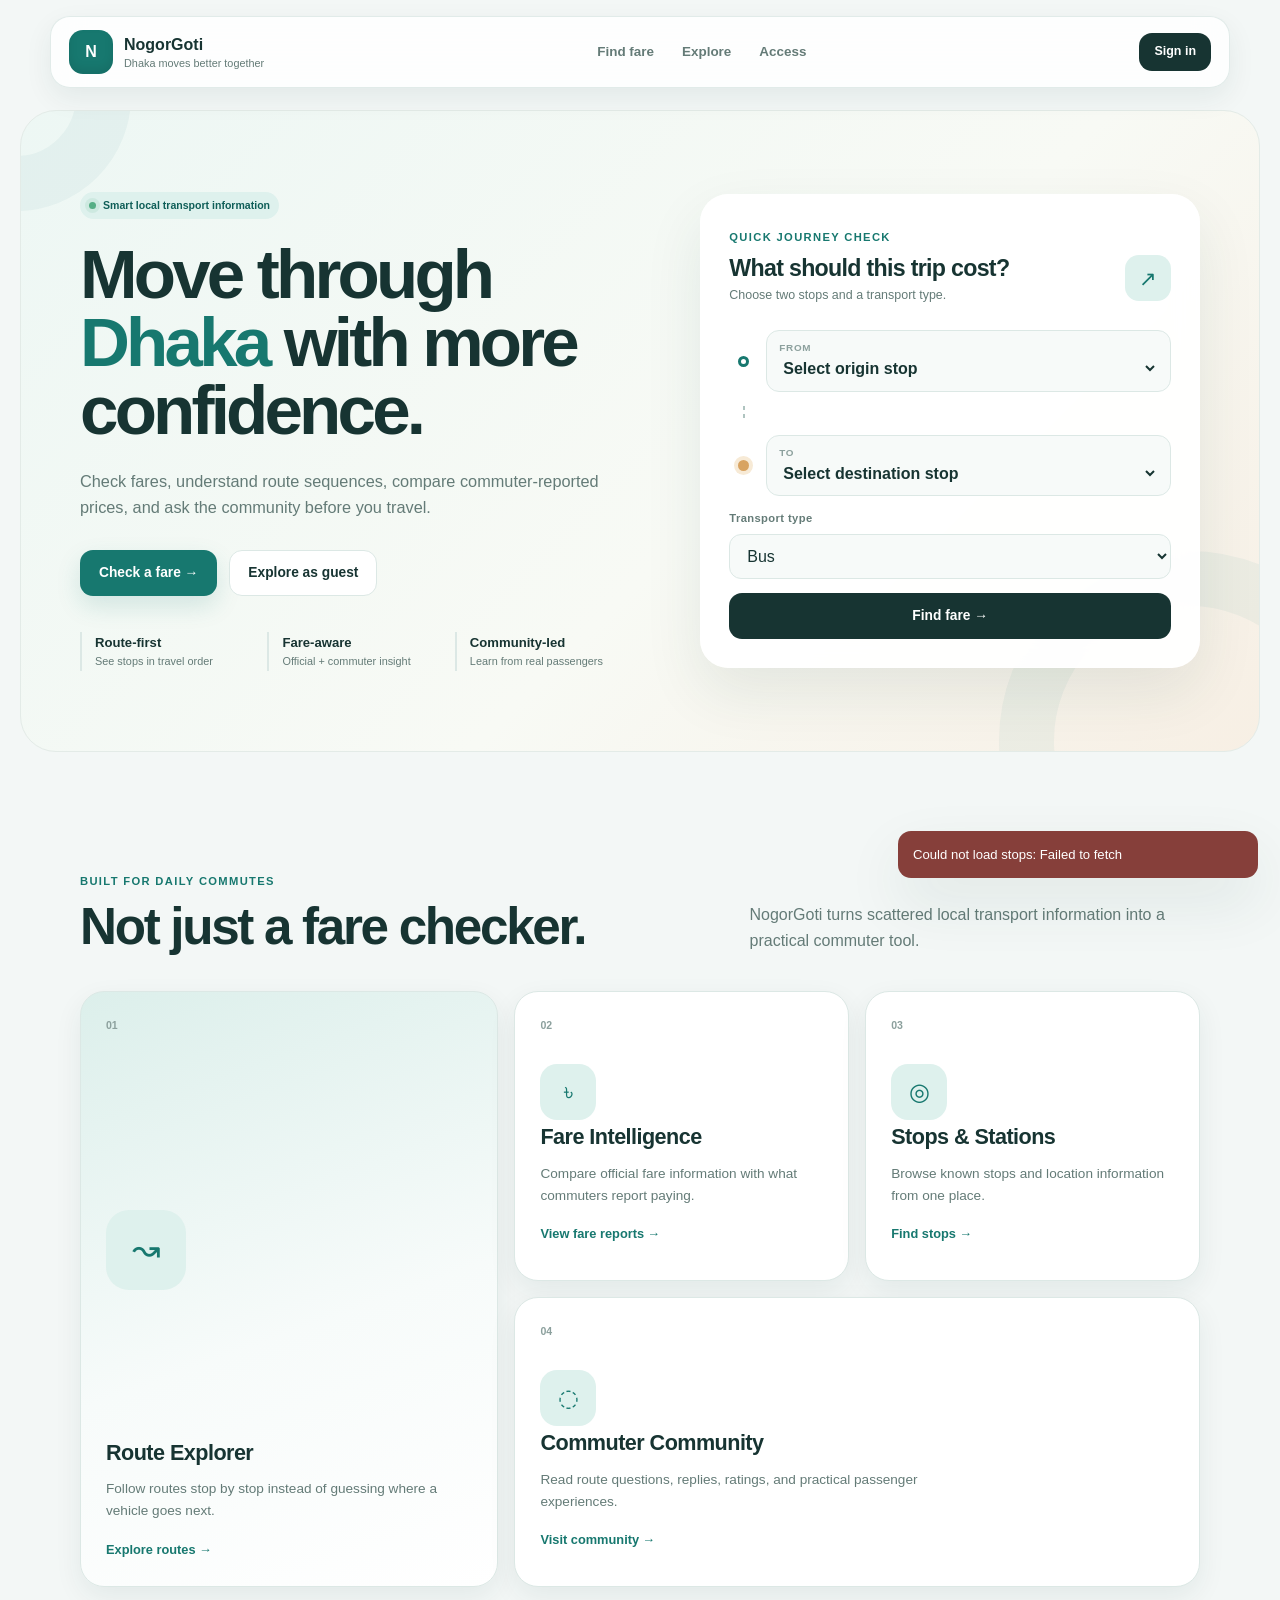
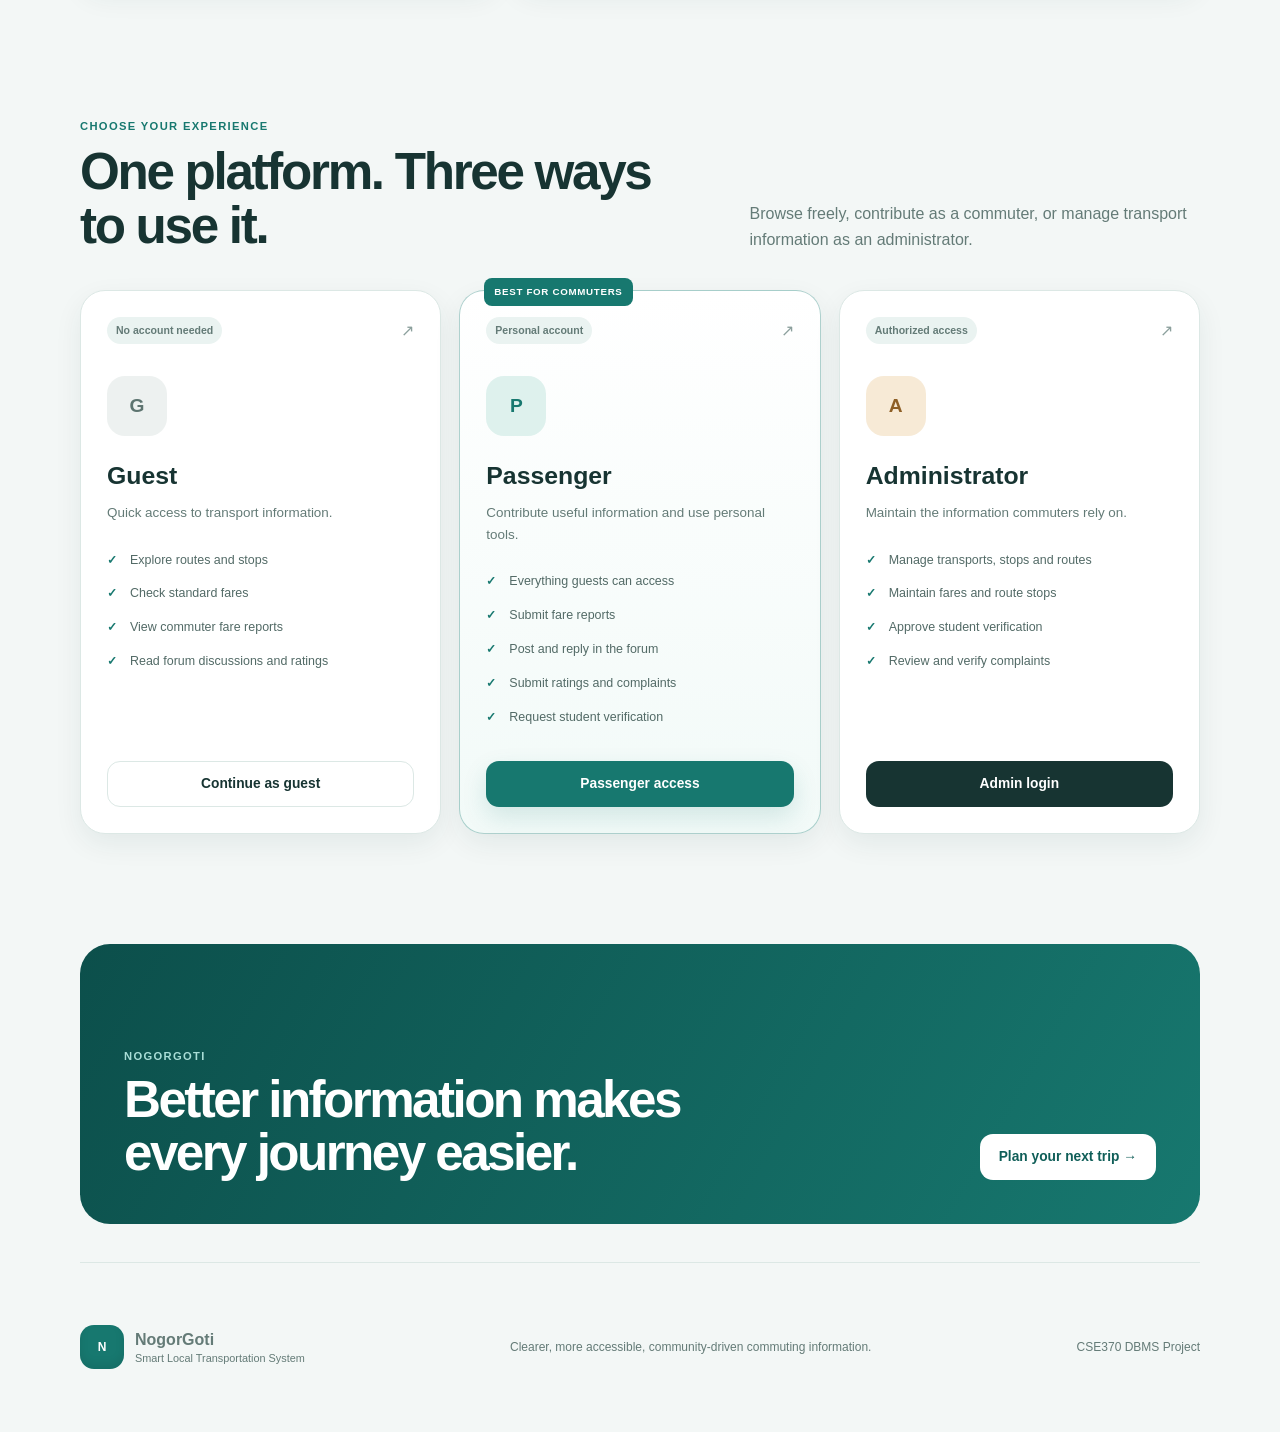
<file: frontend/index.html>
<!DOCTYPE html>
<html lang="en">
<head>
  <meta charset="UTF-8"><meta name="viewport" content="width=device-width,initial-scale=1.0">
  <title>NogorGoti | Move Smarter Through Dhaka</title>
  <link rel="stylesheet" href="css/global.css"><link rel="stylesheet" href="css/home.css">
</head>
<body>
<header class="topbar floating-topbar">
  <a class="brand" href="index.html"><span class="brand-mark">N</span><span><strong>NogorGoti</strong><small>Dhaka moves better together</small></span></a>
  <nav class="desktop-nav"><a href="#fare-search">Find fare</a><a href="#features">Explore</a><a href="#access">Access</a></nav>
  <a class="btn btn-dark btn-small" href="login.html?role=PASSENGER">Sign in</a>
</header>
<main>
<section class="home-hero">
  <div class="transit-orbit orbit-one"></div><div class="transit-orbit orbit-two"></div>
  <div class="hero-grid">
    <div class="hero-copy">
      <span class="pill pill-soft"><span class="status-dot"></span> Smart local transport information</span>
      <h1>Move through <em>Dhaka</em> with more confidence.</h1>
      <p>Check fares, understand route sequences, compare commuter-reported prices, and ask the community before you travel.</p>
      <div class="hero-actions"><a class="btn btn-primary" href="#fare-search">Check a fare →</a><a class="btn btn-ghost" href="guest.html">Explore as guest</a></div>
      <div class="mini-proof"><div><strong>Route-first</strong><span>See stops in travel order</span></div><div><strong>Fare-aware</strong><span>Official + commuter insight</span></div><div><strong>Community-led</strong><span>Learn from real passengers</span></div></div>
    </div>
    <section class="fare-card" id="fare-search">
      <span class="section-kicker">QUICK JOURNEY CHECK</span>
      <div class="fare-card-heading"><div><h2>What should this trip cost?</h2><p>Choose two stops and a transport type.</p></div><span class="route-glyph">↗</span></div>
      <form id="homeFareForm" class="stack-form">
        <label class="journey-input"><span class="journey-node start"></span><span><small>FROM</small><select id="homeOrigin" required><option value="">Select origin stop</option></select></span></label>
        <div class="journey-thread"></div>
        <label class="journey-input"><span class="journey-node end"></span><span><small>TO</small><select id="homeDestination" required><option value="">Select destination stop</option></select></span></label>
        <label class="field"><span>Transport type</span><select id="homeTransportType"><option value="BUS">Bus</option><option value="RICKSHAW">Rickshaw</option><option value="TAXI">Taxi</option></select></label>
        <button class="btn btn-dark btn-block" type="submit">Find fare →</button>
      </form>
      <div id="homeFareResult" class="result-panel hidden"></div>
    </section>
  </div>
</section>
<section class="content-section" id="features">
  <div class="section-title-row"><div><span class="section-kicker">BUILT FOR DAILY COMMUTES</span><h2>Not just a fare checker.</h2></div><p>NogorGoti turns scattered local transport information into a practical commuter tool.</p></div>
  <div class="feature-mosaic">
    <article class="feature-tile large"><span class="feature-index">01</span><span class="feature-symbol">↝</span><div><h3>Route Explorer</h3><p>Follow routes stop by stop instead of guessing where a vehicle goes next.</p><a href="guest.html?tab=routes">Explore routes →</a></div></article>
    <article class="feature-tile"><span class="feature-index">02</span><span class="feature-symbol">৳</span><div><h3>Fare Intelligence</h3><p>Compare official fare information with what commuters report paying.</p><a href="guest.html?tab=fare-tracker">View fare reports →</a></div></article>
    <article class="feature-tile"><span class="feature-index">03</span><span class="feature-symbol">◎</span><div><h3>Stops & Stations</h3><p>Browse known stops and location information from one place.</p><a href="guest.html?tab=stops">Find stops →</a></div></article>
    <article class="feature-tile wide"><span class="feature-index">04</span><span class="feature-symbol">◌</span><div><h3>Commuter Community</h3><p>Read route questions, replies, ratings, and practical passenger experiences.</p><a href="guest.html?tab=forum">Visit community →</a></div></article>
  </div>
</section>
<section class="content-section access-section" id="access">
  <div class="section-title-row"><div><span class="section-kicker">CHOOSE YOUR EXPERIENCE</span><h2>One platform. Three ways to use it.</h2></div><p>Browse freely, contribute as a commuter, or manage transport information as an administrator.</p></div>
  <div class="role-grid">
    <article class="role-card"><div class="role-top"><span class="pill">No account needed</span><span>↗</span></div><span class="role-mark neutral">G</span><h3>Guest</h3><p>Quick access to transport information.</p><ul class="check-list"><li>Explore routes and stops</li><li>Check standard fares</li><li>View commuter fare reports</li><li>Read forum discussions and ratings</li></ul><a class="btn btn-ghost btn-block" href="guest.html">Continue as guest</a></article>
    <article class="role-card featured"><span class="featured-label">BEST FOR COMMUTERS</span><div class="role-top"><span class="pill">Personal account</span><span>↗</span></div><span class="role-mark passenger">P</span><h3>Passenger</h3><p>Contribute useful information and use personal tools.</p><ul class="check-list"><li>Everything guests can access</li><li>Submit fare reports</li><li>Post and reply in the forum</li><li>Submit ratings and complaints</li><li>Request student verification</li></ul><a class="btn btn-primary btn-block" href="login.html?role=PASSENGER">Passenger access</a></article>
    <article class="role-card"><div class="role-top"><span class="pill">Authorized access</span><span>↗</span></div><span class="role-mark admin">A</span><h3>Administrator</h3><p>Maintain the information commuters rely on.</p><ul class="check-list"><li>Manage transports, stops and routes</li><li>Maintain fares and route stops</li><li>Approve student verification</li><li>Review and verify complaints</li></ul><a class="btn btn-dark btn-block" href="login.html?role=ADMIN">Admin login</a></article>
  </div>
</section>
<section class="final-cta"><div><span class="section-kicker light">NOGORGOTI</span><h2>Better information makes every journey easier.</h2></div><a class="btn btn-light" href="#fare-search">Plan your next trip →</a></section>
</main>
<footer class="site-footer"><a class="brand" href="index.html"><span class="brand-mark">N</span><span><strong>NogorGoti</strong><small>Smart Local Transportation System</small></span></a><p>Clearer, more accessible, community-driven commuting information.</p><span>CSE370 DBMS Project</span></footer>
<div id="toastHost" class="toast-host"></div>
<script src="js/api.js"></script><script src="js/common.js"></script><script src="js/home.js"></script>
</body></html>
</file>
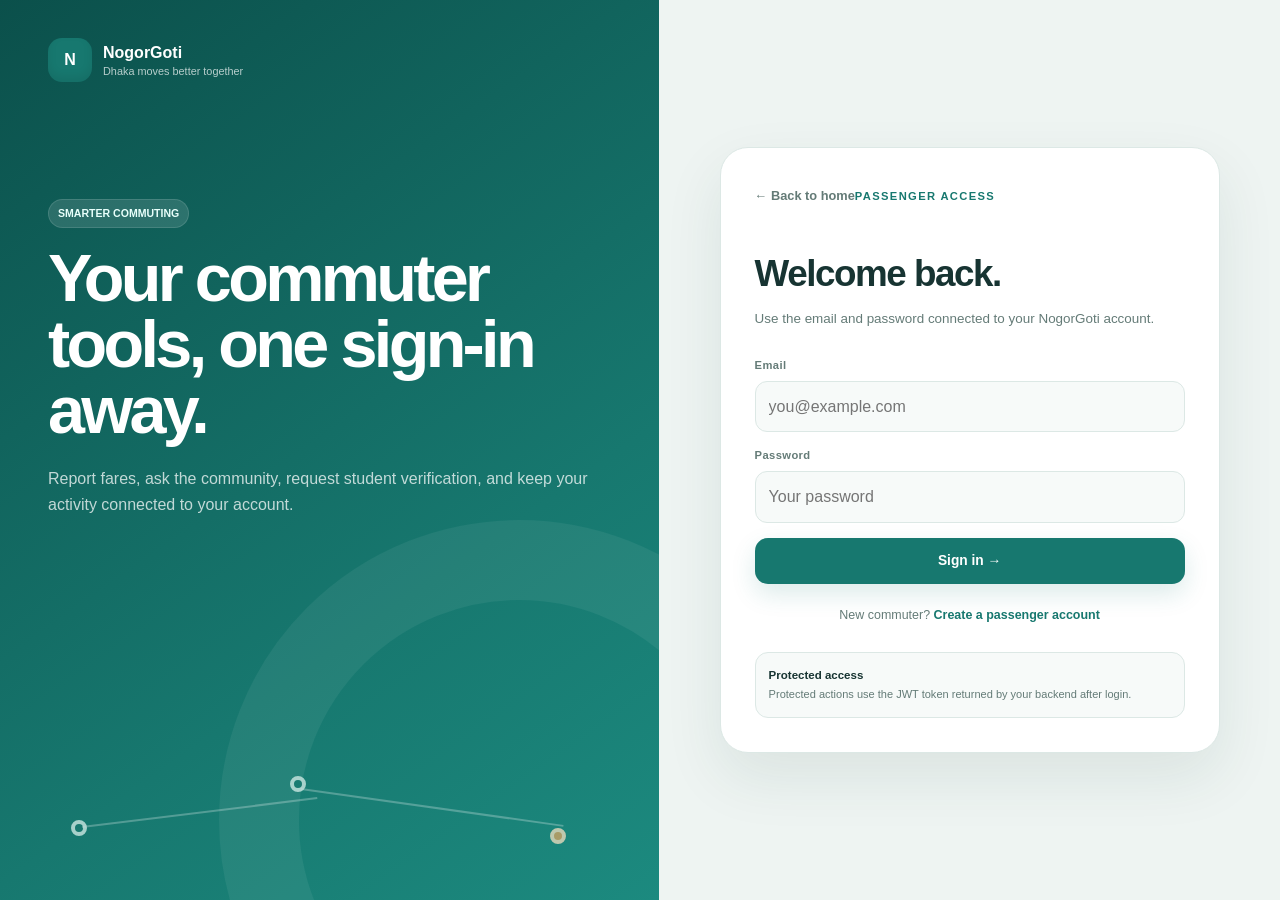
<file: frontend/admin.html>
<!DOCTYPE html><html lang="en"><head><meta charset="UTF-8"><meta name="viewport" content="width=device-width,initial-scale=1.0"><title>Admin Control Center | NogorGoti</title><link rel="stylesheet" href="css/global.css"><link rel="stylesheet" href="css/dashboard.css"><link rel="stylesheet" href="css/admin.css"></head>
<body><div class="app-shell admin-shell"><aside class="sidebar admin-sidebar"><a class="brand sidebar-brand" href="index.html"><span class="brand-mark admin-brand-mark">N</span><span><strong>NogorGoti</strong><small>Admin control center</small></span></a><nav class="side-nav"><button data-tab="overview" class="active"><span>▦</span> Overview</button><button data-tab="transports"><span>▰</span> Transports</button><button data-tab="stops"><span>◎</span> Stops</button><button data-tab="routes"><span>↝</span> Routes</button><button data-tab="route-stops"><span>⋮</span> Route stops</button><button data-tab="fares"><span>৳</span> Fares</button><button data-tab="students"><span>◈</span> Students</button><button data-tab="complaints"><span>!</span> Complaints</button><button data-tab="users"><span>◉</span> Users</button></nav><div class="sidebar-bottom"><div class="mini-user"><span class="avatar admin-avatar">A</span><span><strong id="adminSidebarName">Administrator</strong><small id="adminSidebarEmail">Authorized</small></span></div><button class="btn btn-ghost btn-block" data-logout>Log out</button></div></aside>
<main class="dashboard-main"><header class="dashboard-topbar"><button class="mobile-menu" id="mobileMenuButton">☰</button><div><span class="section-kicker">ADMINISTRATION</span><h1>Keep the transport layer trustworthy.</h1></div><span class="pill admin-pill">ADMIN</span></header>
<section class="tab-panel active" data-panel="overview"><div class="welcome-strip admin-welcome"><div><span class="pill pill-on-dark">CONTROL CENTER</span><h2>Maintain the data commuters depend on.</h2><p>CRUD tools are protected by your ADMIN JWT. Public viewing remains open to guests.</p></div><span class="welcome-mark">A</span></div><div id="adminMetrics" class="metric-grid"></div><div class="split-grid"><article class="panel-card"><span class="section-kicker">STUDENT VERIFICATION</span><h3>Recent requests</h3><div id="overviewStudents" class="data-list compact-list"></div></article><article class="panel-card"><span class="section-kicker">LATEST COMPLAINTS</span><h3>Needs review</h3><div id="overviewComplaints" class="data-list compact-list"></div></article></div></section>
<section class="tab-panel" data-panel="transports"><div class="page-section-heading"><div><span class="section-kicker">TRANSPORT MANAGEMENT</span><h2>Create and maintain vehicles.</h2></div></div><article class="panel-card management-form-card"><form id="transportForm" class="form-grid"><input id="transportEditId" type="hidden"><label class="field"><span>Type</span><select id="transportType"><option value="BUS">Bus</option><option value="RICKSHAW">Rickshaw</option><option value="TAXI">Taxi</option></select></label><label class="field"><span>Transport number</span><input id="transportNumber" required></label><label class="field"><span>Capacity</span><input id="transportCapacity" type="number" min="0"></label><label class="field"><span>Company ID optional</span><input id="transportCompanyId" type="number" min="1"></label><button class="btn btn-primary" type="submit" id="transportSubmitButton">Add transport</button><button class="btn btn-ghost hidden" type="button" id="transportCancelEdit">Cancel edit</button></form></article><div id="adminTransportTable" class="table-wrap"></div></section>
<section class="tab-panel" data-panel="stops"><div class="page-section-heading"><div><span class="section-kicker">STOP MANAGEMENT</span><h2>Maintain commuter reference points.</h2></div></div><article class="panel-card management-form-card"><form id="stopForm" class="form-grid"><input id="stopEditId" type="hidden"><label class="field"><span>Name</span><input id="stopName" required></label><label class="field"><span>Location</span><input id="stopLocation"></label><label class="field"><span>Latitude</span><input id="stopLatitude" type="number" step="any"></label><label class="field"><span>Longitude</span><input id="stopLongitude" type="number" step="any"></label><button class="btn btn-primary" type="submit" id="stopSubmitButton">Add stop</button><button class="btn btn-ghost hidden" type="button" id="stopCancelEdit">Cancel edit</button></form></article><div id="adminStopsTable" class="table-wrap"></div></section>
<section class="tab-panel" data-panel="routes"><div class="page-section-heading"><div><span class="section-kicker">ROUTE MANAGEMENT</span><h2>Maintain route identities.</h2></div></div><article class="panel-card management-form-card"><form id="routeForm" class="form-grid"><input id="routeEditId" type="hidden"><label class="field"><span>Route name</span><input id="routeName" required></label><label class="field"><span>Route number</span><input id="routeNumber"></label><button class="btn btn-primary" type="submit" id="routeSubmitButton">Add route</button><button class="btn btn-ghost hidden" type="button" id="routeCancelEdit">Cancel edit</button></form></article><div id="adminRoutesTable" class="table-wrap"></div></section>
<section class="tab-panel" data-panel="route-stops"><div class="page-section-heading"><div><span class="section-kicker">ROUTE STOP MANAGEMENT</span><h2>Control stop order inside each route.</h2></div></div><div class="split-grid"><article class="panel-card"><form id="routeStopAddForm" class="stack-form"><label class="field"><span>Route</span><select id="routeStopRoute"></select></label><label class="field"><span>Stop</span><select id="routeStopStop"></select></label><label class="field"><span>Sequence</span><input id="routeStopSequence" type="number" min="1" required></label><label class="field"><span>Distance from previous</span><input id="routeStopDistance" type="number" step="0.01" min="0"></label><button class="btn btn-primary btn-block" type="submit">Add stop to route</button></form></article><article class="panel-card"><label class="field"><span>Inspect route</span><select id="routeStopInspectRoute"></select></label><div id="adminRouteStopsList" class="timeline-list"></div></article></div></section>
<section class="tab-panel" data-panel="fares"><div class="page-section-heading"><div><span class="section-kicker">FARE MANAGEMENT</span><h2>Maintain official fare information.</h2></div></div><article class="panel-card management-form-card"><form id="fareForm" class="form-grid"><input id="fareEditId" type="hidden"><label class="field"><span>Transport</span><select id="fareTransport"><option value="BUS">Bus</option><option value="RICKSHAW">Rickshaw</option><option value="TAXI">Taxi</option></select></label><label class="field"><span>Standard fare</span><input id="fareStandard" type="number" step="0.01" min="0" required></label><label class="field"><span>Student fare</span><input id="fareStudent" type="number" step="0.01" min="0"></label><label class="field"><span>Origin</span><select id="fareOrigin"></select></label><label class="field"><span>Destination</span><select id="fareDestination"></select></label><button class="btn btn-primary" type="submit" id="fareSubmitButton">Add fare</button><button class="btn btn-ghost hidden" type="button" id="fareCancelEdit">Cancel edit</button></form></article><div id="adminFaresTable" class="table-wrap"></div></section>
<section class="tab-panel" data-panel="students"><div class="page-section-heading"><div><span class="section-kicker">STUDENT VERIFICATION</span><h2>Review discount eligibility requests.</h2></div></div><div id="adminStudentList" class="data-list spaced-list"></div></section>
<section class="tab-panel" data-panel="complaints"><div class="page-section-heading"><div><span class="section-kicker">COMPLAINT REVIEW</span><h2>Track submissions through verification.</h2></div><p>SUBMITTED → IN_PROGRESS → VERIFIED</p></div><div id="adminComplaintList" class="data-list spaced-list"></div></section>
<section class="tab-panel" data-panel="users"><div class="page-section-heading"><div><span class="section-kicker">USERS</span><h2>View registered accounts.</h2></div></div><div id="adminUsersTable" class="table-wrap"></div></section>
</main></div><div id="toastHost" class="toast-host"></div><script src="js/api.js"></script><script src="js/common.js"></script><script src="js/auth.js"></script><script src="js/admin.js"></script></body></html>
</file>
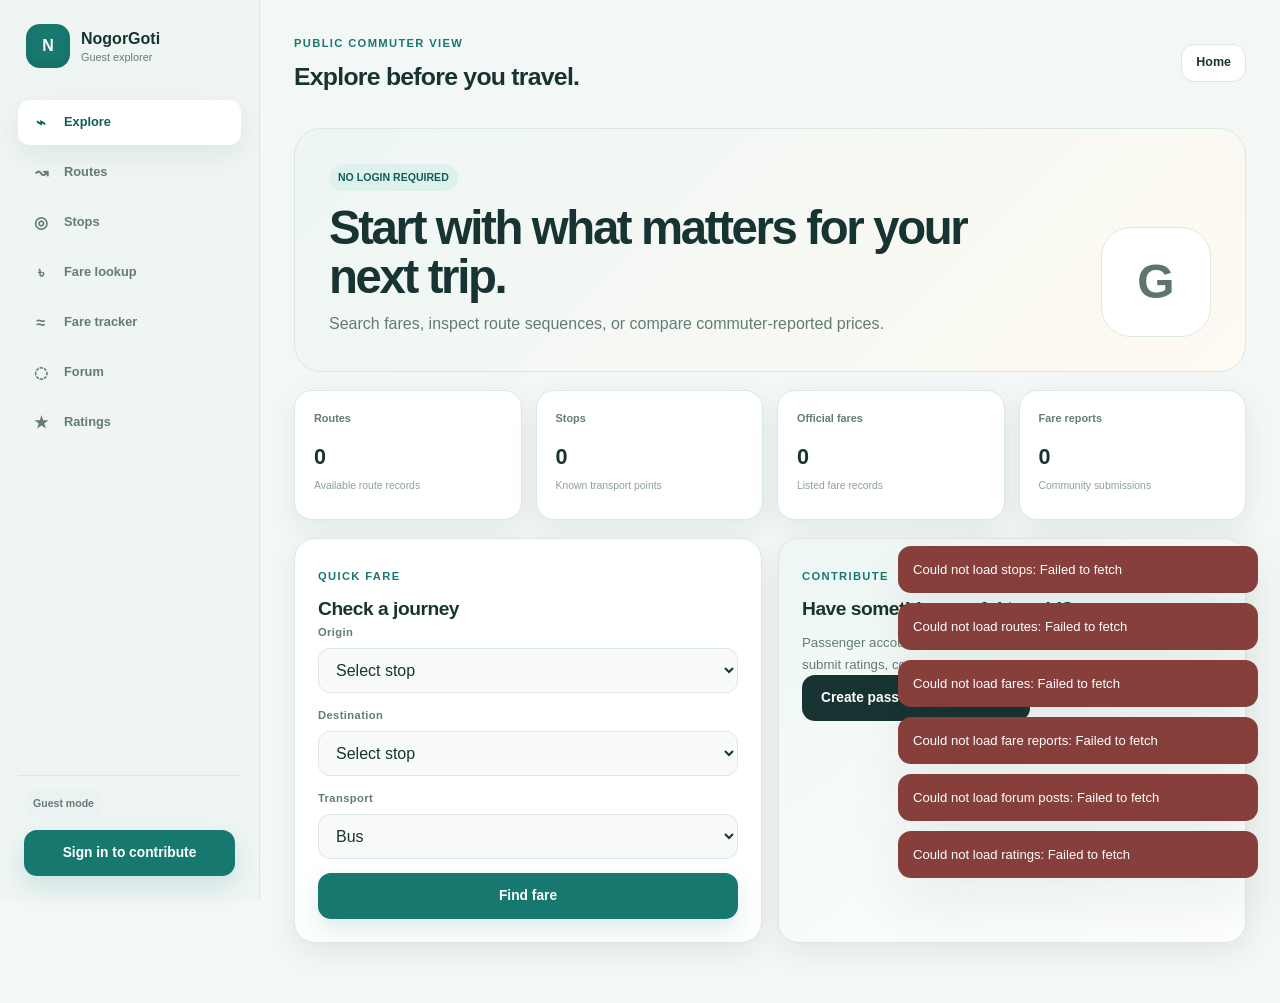
<file: frontend/guest.html>
<!DOCTYPE html><html lang="en"><head><meta charset="UTF-8"><meta name="viewport" content="width=device-width,initial-scale=1.0"><title>Guest Explorer | NogorGoti</title><link rel="stylesheet" href="css/global.css"><link rel="stylesheet" href="css/dashboard.css"><link rel="stylesheet" href="css/guest.css"></head>
<body><div class="app-shell"><aside class="sidebar"><a class="brand sidebar-brand" href="index.html"><span class="brand-mark">N</span><span><strong>NogorGoti</strong><small>Guest explorer</small></span></a><nav class="side-nav"><button data-tab="explore" class="active"><span>⌁</span> Explore</button><button data-tab="routes"><span>↝</span> Routes</button><button data-tab="stops"><span>◎</span> Stops</button><button data-tab="fares"><span>৳</span> Fare lookup</button><button data-tab="fare-tracker"><span>≈</span> Fare tracker</button><button data-tab="forum"><span>◌</span> Forum</button><button data-tab="ratings"><span>★</span> Ratings</button></nav><div class="sidebar-bottom"><span class="pill">Guest mode</span><a class="btn btn-primary btn-block" href="login.html?role=PASSENGER">Sign in to contribute</a></div></aside>
<main class="dashboard-main"><header class="dashboard-topbar"><button class="mobile-menu" id="mobileMenuButton">☰</button><div><span class="section-kicker">PUBLIC COMMUTER VIEW</span><h1>Explore before you travel.</h1></div><a class="btn btn-ghost btn-small" href="index.html">Home</a></header>
<section class="tab-panel active" data-panel="explore"><div class="welcome-strip guest-welcome"><div><span class="pill pill-soft">NO LOGIN REQUIRED</span><h2>Start with what matters for your next trip.</h2><p>Search fares, inspect route sequences, or compare commuter-reported prices.</p></div><span class="welcome-mark">G</span></div><div class="metric-grid" id="guestMetrics"></div><div class="split-grid"><article class="panel-card"><span class="section-kicker">QUICK FARE</span><h3>Check a journey</h3><form id="guestQuickFareForm" class="stack-form"><label class="field"><span>Origin</span><select id="guestQuickOrigin" required></select></label><label class="field"><span>Destination</span><select id="guestQuickDestination" required></select></label><label class="field"><span>Transport</span><select id="guestQuickTransport"><option value="BUS">Bus</option><option value="RICKSHAW">Rickshaw</option><option value="TAXI">Taxi</option></select></label><button class="btn btn-primary btn-block" type="submit">Find fare</button></form><div id="guestQuickFareResult" class="result-panel hidden"></div></article><article class="panel-card soft-card"><span class="section-kicker">CONTRIBUTE</span><h3>Have something useful to add?</h3><p>Passenger accounts can report actual fares, reply to route questions, submit ratings, complaints, and student verification.</p><a class="btn btn-dark" href="register.html">Create passenger account →</a></article></div></section>
<section class="tab-panel" data-panel="routes"><div class="page-section-heading"><div><span class="section-kicker">ROUTE EXPLORER</span><h2>Understand the journey in order.</h2></div><p>Select a route to reveal its stops and sequence.</p></div><div class="split-grid route-layout"><article class="panel-card"><label class="field"><span>Choose route</span><select id="guestRouteSelect"></select></label><div id="routeList" class="data-list"></div></article><article class="panel-card"><span class="section-kicker">STOP SEQUENCE</span><h3 id="selectedRouteTitle">Select a route</h3><div id="routeStopsTimeline" class="timeline-list empty-state">Choose a route to see its stops.</div></article></div></section>
<section class="tab-panel" data-panel="stops"><div class="page-section-heading"><div><span class="section-kicker">STOPS & STATIONS</span><h2>Browse known transport points.</h2></div><input id="stopSearch" class="search-input" type="search" placeholder="Search stop or location"></div><div id="guestStopsGrid" class="card-grid"></div></section>
<section class="tab-panel" data-panel="fares"><div class="page-section-heading"><div><span class="section-kicker">OFFICIAL FARE LOOKUP</span><h2>Check the listed fare for a trip.</h2></div></div><article class="panel-card"><form id="guestFareForm" class="form-grid"><label class="field"><span>Origin</span><select id="guestFareOrigin" required></select></label><label class="field"><span>Destination</span><select id="guestFareDestination" required></select></label><label class="field"><span>Transport</span><select id="guestFareTransport"><option value="BUS">Bus</option><option value="RICKSHAW">Rickshaw</option><option value="TAXI">Taxi</option></select></label><button class="btn btn-primary" type="submit">Check fare</button></form><div id="guestFareResult" class="result-panel hidden"></div></article><div id="allFaresTable" class="table-wrap"></div></section>
<section class="tab-panel" data-panel="fare-tracker"><div class="page-section-heading"><div><span class="section-kicker">CROWDSOURCED FARE TRACKER</span><h2>See what passengers report paying.</h2></div></div><article class="panel-card"><form id="fareStatsForm" class="form-grid"><label class="field"><span>Origin</span><select id="statsOrigin" required></select></label><label class="field"><span>Destination</span><select id="statsDestination" required></select></label><label class="field"><span>Transport</span><select id="statsTransport"><option value="BUS">Bus</option><option value="RICKSHAW">Rickshaw</option><option value="TAXI">Taxi</option></select></label><button class="btn btn-dark" type="submit">Calculate insight</button></form><div id="fareStatsResult" class="metric-grid compact-metrics"></div></article><div id="fareReportsList" class="data-list spaced-list"></div></section>
<section class="tab-panel" data-panel="forum"><div class="page-section-heading"><div><span class="section-kicker">COMMUTER FORUM</span><h2>Read questions and practical replies.</h2></div><a class="btn btn-primary btn-small" href="login.html?role=PASSENGER">Sign in to post</a></div><div id="guestForumList" class="forum-list"></div></section>
<section class="tab-panel" data-panel="ratings"><div class="page-section-heading"><div><span class="section-kicker">COMMUNITY RATINGS</span><h2>See what commuters are saying.</h2></div></div><div id="guestRatingsList" class="card-grid"></div></section>
</main></div><div id="toastHost" class="toast-host"></div><script src="js/api.js"></script><script src="js/common.js"></script><script src="js/guest.js"></script></body></html>
</file>
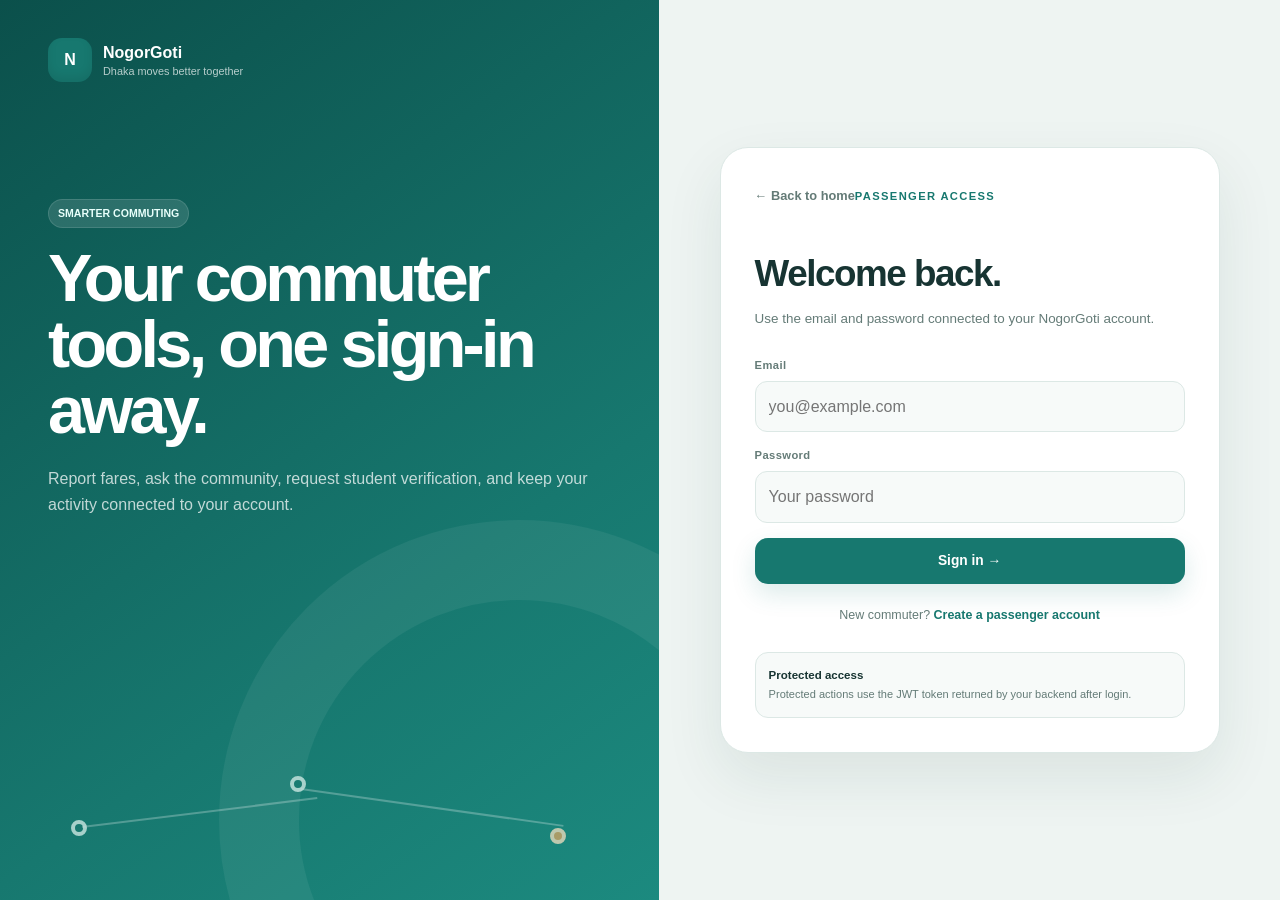
<file: frontend/login.html>
<!DOCTYPE html><html lang="en"><head><meta charset="UTF-8"><meta name="viewport" content="width=device-width,initial-scale=1.0"><title>Sign in | NogorGoti</title><link rel="stylesheet" href="css/global.css"><link rel="stylesheet" href="css/auth.css"></head>
<body class="auth-body"><main class="auth-shell">
<section class="auth-story"><a class="brand light-brand" href="index.html"><span class="brand-mark">N</span><span><strong>NogorGoti</strong><small>Dhaka moves better together</small></span></a><div class="auth-story-copy"><span class="pill pill-on-dark">SMARTER COMMUTING</span><h1 id="loginStoryTitle">Your commuter tools, one sign-in away.</h1><p id="loginStoryText">Report fares, ask the community, request student verification, and keep your activity connected to your account.</p></div><div class="auth-route-art"><span class="art-node one"></span><span class="art-node two"></span><span class="art-node three"></span><span class="art-line line-one"></span><span class="art-line line-two"></span></div></section>
<section class="auth-panel"><div class="auth-card"><a class="back-link" href="index.html">← Back to home</a><span class="section-kicker" id="loginKicker">PASSENGER ACCESS</span><h2>Welcome back.</h2><p class="muted">Use the email and password connected to your NogorGoti account.</p><form id="loginForm" class="auth-form"><label class="field"><span>Email</span><input id="loginEmail" type="email" placeholder="you@example.com" required></label><label class="field"><span>Password</span><input id="loginPassword" type="password" placeholder="Your password" required></label><button class="btn btn-primary btn-block" type="submit">Sign in →</button></form><div id="loginMessage" class="inline-message hidden"></div><div class="auth-switch" id="passengerRegisterLink">New commuter? <a href="register.html">Create a passenger account</a></div><div class="security-note"><strong>Protected access</strong><span>Protected actions use the JWT token returned by your backend after login.</span></div></div></section>
</main><div id="toastHost" class="toast-host"></div><script src="js/api.js"></script><script src="js/common.js"></script><script src="js/auth.js"></script></body></html>
</file>
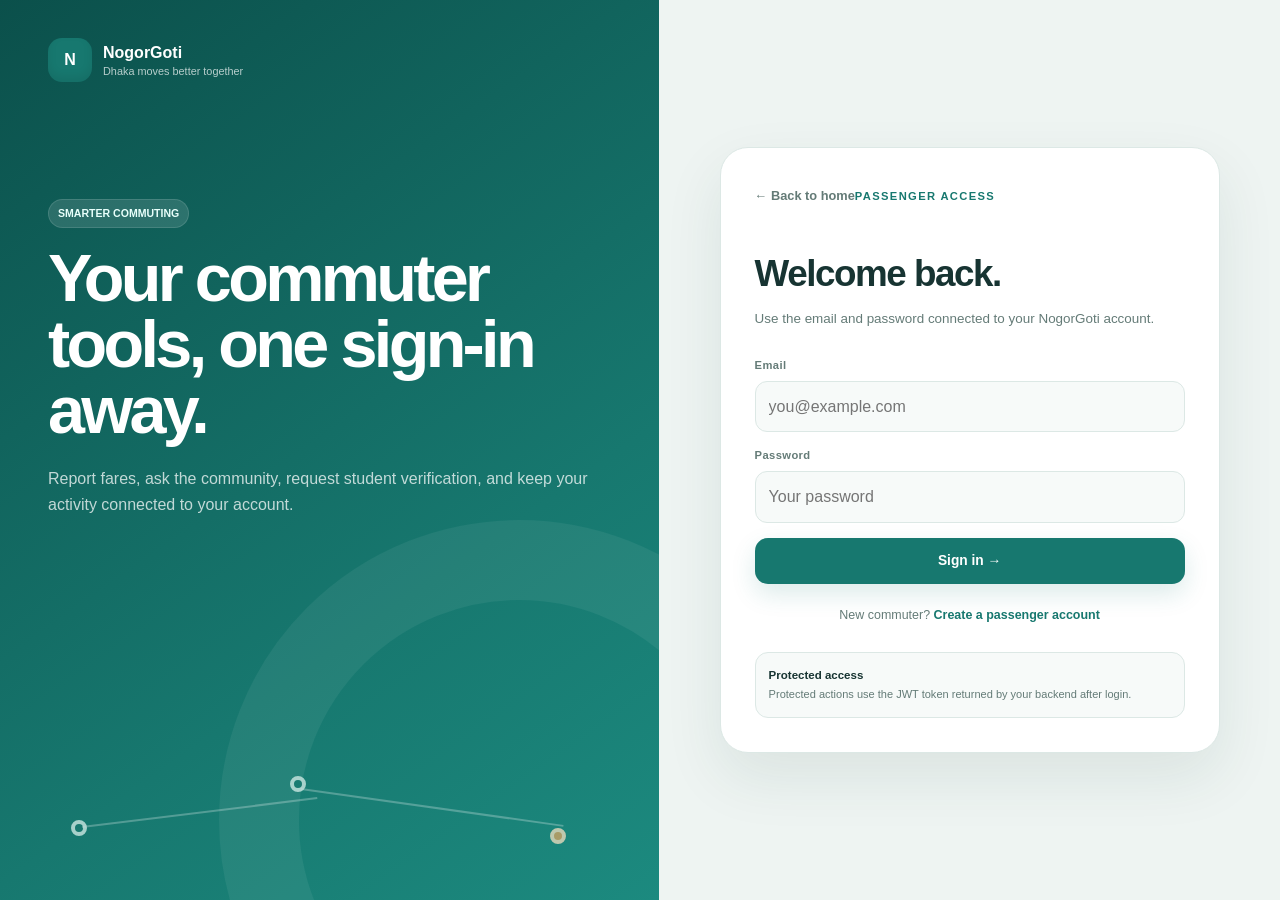
<file: frontend/passenger.html>
<!DOCTYPE html><html lang="en"><head><meta charset="UTF-8"><meta name="viewport" content="width=device-width,initial-scale=1.0"><title>Passenger Dashboard | NogorGoti</title><link rel="stylesheet" href="css/global.css"><link rel="stylesheet" href="css/dashboard.css"><link rel="stylesheet" href="css/passenger.css"></head>
<body><div class="app-shell"><aside class="sidebar"><a class="brand sidebar-brand" href="index.html"><span class="brand-mark">N</span><span><strong>NogorGoti</strong><small>Passenger space</small></span></a><nav class="side-nav"><button data-tab="overview" class="active"><span>⌂</span> Overview</button><button data-tab="student"><span>◈</span> Student fare</button><button data-tab="fare-report"><span>৳</span> Report fare</button><button data-tab="forum"><span>◌</span> Forum</button><button data-tab="feedback"><span>★</span> Feedback</button><button data-tab="profile"><span>◎</span> Profile</button></nav><div class="sidebar-bottom"><div class="mini-user"><span class="avatar" id="sidebarAvatar">P</span><span><strong id="sidebarUserName">Passenger</strong><small id="sidebarUserEmail">Signed in</small></span></div><button class="btn btn-ghost btn-block" data-logout>Log out</button></div></aside>
<main class="dashboard-main"><header class="dashboard-topbar"><button class="mobile-menu" id="mobileMenuButton">☰</button><div><span class="section-kicker">PASSENGER DASHBOARD</span><h1 id="passengerGreeting">Good to see you.</h1></div><span class="pill pill-soft">JWT protected</span></header>
<section class="tab-panel active" data-panel="overview"><div class="welcome-strip passenger-welcome"><div><span class="pill pill-soft">YOUR COMMUTER SPACE</span><h2>Contribute what you learn on the road.</h2><p>Your reports, questions, ratings, and verification requests are linked to your authenticated account.</p></div><span class="welcome-mark">P</span></div><div class="metric-grid"><article class="metric-card"><span>Account role</span><strong id="overviewRole">PASSENGER</strong><small>Protected passenger access</small></article><article class="metric-card"><span>Quick action</span><strong>Report fare</strong><small>Help another commuter</small></article><article class="metric-card"><span>Community</span><strong>Ask & reply</strong><small>Use real travel experience</small></article><article class="metric-card"><span>Student fare</span><strong>Verify</strong><small>Request eligible discount access</small></article></div><div class="split-grid"><article class="panel-card"><span class="section-kicker">STUDENT-AWARE FARE</span><h3>Check what fare applies to you</h3><form id="overviewStudentFareForm" class="stack-form"><label class="field"><span>Origin</span><select id="overviewStudentOrigin"></select></label><label class="field"><span>Destination</span><select id="overviewStudentDestination"></select></label><label class="field"><span>Transport</span><select id="overviewStudentTransport"><option value="BUS">Bus</option><option value="RICKSHAW">Rickshaw</option><option value="TAXI">Taxi</option></select></label><button class="btn btn-primary btn-block" type="submit">Check my fare</button></form><div id="overviewStudentFareResult" class="result-panel hidden"></div></article><article class="panel-card soft-card"><span class="section-kicker">JWT IDENTITY</span><h3>No user ID typing required.</h3><p>The backend identifies you from the verified token created at login, so passenger forms never ask for your database user ID.</p></article></div></section>
<section class="tab-panel" data-panel="student"><div class="page-section-heading"><div><span class="section-kicker">STUDENT VERIFICATION</span><h2>Request student fare eligibility.</h2></div><p>After admin approval, eligible BUS fare lookups can return the student fare.</p></div><div class="split-grid"><article class="panel-card"><form id="studentVerificationForm" class="stack-form"><label class="field"><span>Student ID number</span><input id="studentIdNumber" required></label><label class="field"><span>University name</span><input id="universityName" required></label><button class="btn btn-primary btn-block" type="submit">Submit verification request</button></form></article><article class="panel-card"><span class="section-kicker">CHECK YOUR FARE</span><h3>Student-aware lookup</h3><form id="studentFareForm" class="stack-form"><label class="field"><span>Origin</span><select id="studentFareOrigin"></select></label><label class="field"><span>Destination</span><select id="studentFareDestination"></select></label><label class="field"><span>Transport</span><select id="studentFareTransport"><option value="BUS">Bus</option><option value="RICKSHAW">Rickshaw</option><option value="TAXI">Taxi</option></select></label><button class="btn btn-dark btn-block" type="submit">Check applicable fare</button></form><div id="studentFareResult" class="result-panel hidden"></div></article></div></section>
<section class="tab-panel" data-panel="fare-report"><div class="page-section-heading"><div><span class="section-kicker">CROWDSOURCED FARE</span><h2>Report what you actually paid.</h2></div><p>Your user ID comes from your JWT automatically.</p></div><article class="panel-card"><form id="fareReportForm" class="form-grid"><label class="field"><span>Amount paid</span><input id="fareReportAmount" type="number" min="0" step="0.01" required></label><label class="field"><span>Transport</span><select id="fareReportTransport"><option value="BUS">Bus</option><option value="RICKSHAW">Rickshaw</option><option value="TAXI">Taxi</option></select></label><label class="field"><span>Origin</span><select id="fareReportOrigin"></select></label><label class="field"><span>Destination</span><select id="fareReportDestination"></select></label><button class="btn btn-primary" type="submit">Submit fare report</button></form></article><div id="passengerFareReports" class="data-list spaced-list"></div></section>
<section class="tab-panel" data-panel="forum"><div class="page-section-heading"><div><span class="section-kicker">COMMUTER FORUM</span><h2>Ask, answer, and share practical knowledge.</h2></div></div><article class="panel-card"><form id="forumPostForm" class="stack-form"><label class="field"><span>Post title</span><input id="forumPostTitle" required></label><label class="field"><span>Description</span><textarea id="forumPostDescription" required></textarea></label><button class="btn btn-primary" type="submit">Publish post</button></form></article><div id="passengerForumList" class="forum-list"></div></section>
<section class="tab-panel" data-panel="feedback"><div class="page-section-heading"><div><span class="section-kicker">RATING & COMPLAINTS</span><h2>Tell the system what happened.</h2></div><p>Choose exactly one target: transport, company, or route.</p></div><div class="split-grid"><article class="panel-card"><span class="section-kicker">SUBMIT RATING</span><form id="ratingForm" class="stack-form"><label class="field"><span>Rating 1–5</span><input id="ratingValue" type="number" min="1" max="5" required></label><label class="field"><span>Comment</span><textarea id="ratingComment" required></textarea></label><label class="field"><span>Target type</span><select id="ratingTargetType"><option value="transport">Transport</option><option value="route">Route</option><option value="company">Company</option></select></label><label class="field"><span>Target ID</span><input id="ratingTargetId" type="number" min="1" required></label><button class="btn btn-primary btn-block" type="submit">Submit rating</button></form></article><article class="panel-card"><span class="section-kicker">SUBMIT COMPLAINT</span><form id="complaintForm" class="stack-form"><label class="field"><span>Category</span><input id="complaintCategory" required></label><label class="field"><span>Comment</span><textarea id="complaintComment" required></textarea></label><label class="field"><span>Target type</span><select id="complaintTargetType"><option value="transport">Transport</option><option value="route">Route</option><option value="company">Company</option></select></label><label class="field"><span>Target ID</span><input id="complaintTargetId" type="number" min="1" required></label><button class="btn btn-dark btn-block" type="submit">Submit complaint</button></form></article></div></section>
<section class="tab-panel" data-panel="profile"><div class="page-section-heading"><div><span class="section-kicker">PROFILE</span><h2>Your NogorGoti account.</h2></div></div><div class="split-grid"><article class="panel-card" id="profileSummary"></article><article class="panel-card"><form id="profileForm" class="stack-form"><label class="field"><span>Name</span><input id="profileName" required></label><label class="field"><span>Email</span><input id="profileEmail" type="email" required></label><label class="field"><span>Phone</span><input id="profilePhone"></label><button class="btn btn-primary btn-block" type="submit">Save profile</button></form></article></div></section>
</main></div><div id="toastHost" class="toast-host"></div><script src="js/api.js"></script><script src="js/common.js"></script><script src="js/auth.js"></script><script src="js/passenger.js"></script></body></html>
</file>
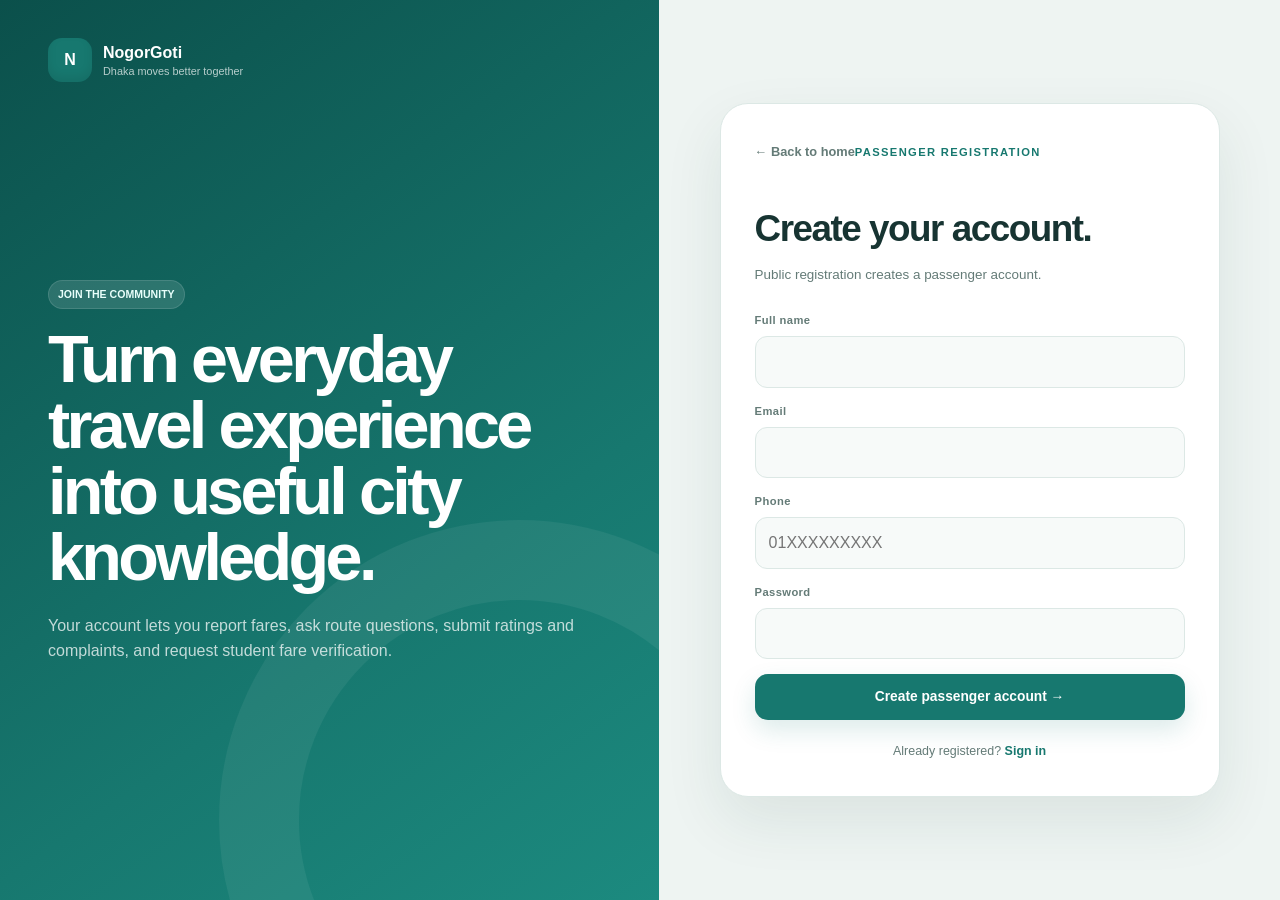
<file: frontend/register.html>
<!DOCTYPE html><html lang="en"><head><meta charset="UTF-8"><meta name="viewport" content="width=device-width,initial-scale=1.0"><title>Create account | NogorGoti</title><link rel="stylesheet" href="css/global.css"><link rel="stylesheet" href="css/auth.css"></head>
<body class="auth-body"><main class="auth-shell">
<section class="auth-story"><a class="brand light-brand" href="index.html"><span class="brand-mark">N</span><span><strong>NogorGoti</strong><small>Dhaka moves better together</small></span></a><div class="auth-story-copy"><span class="pill pill-on-dark">JOIN THE COMMUNITY</span><h1>Turn everyday travel experience into useful city knowledge.</h1><p>Your account lets you report fares, ask route questions, submit ratings and complaints, and request student fare verification.</p></div></section>
<section class="auth-panel"><div class="auth-card"><a class="back-link" href="index.html">← Back to home</a><span class="section-kicker">PASSENGER REGISTRATION</span><h2>Create your account.</h2><p class="muted">Public registration creates a passenger account.</p><form id="registerForm" class="auth-form"><label class="field"><span>Full name</span><input id="registerName" required></label><label class="field"><span>Email</span><input id="registerEmail" type="email" required></label><label class="field"><span>Phone</span><input id="registerPhone" type="tel" placeholder="01XXXXXXXXX"></label><label class="field"><span>Password</span><input id="registerPassword" type="password" required></label><button class="btn btn-primary btn-block" type="submit">Create passenger account →</button></form><div id="registerMessage" class="inline-message hidden"></div><div class="auth-switch">Already registered? <a href="login.html?role=PASSENGER">Sign in</a></div></div></section>
</main><div id="toastHost" class="toast-host"></div><script src="js/api.js"></script><script src="js/common.js"></script><script src="js/auth.js"></script></body></html>
</file>
<file: frontend/css/global.css>
:root{--bg:#f3f7f6;--surface:#fff;--surface-soft:#f7faf9;--surface-strong:#eaf3f1;--text:#173432;--text-soft:#647b77;--text-faint:#8ca09d;--primary:#17786f;--primary-dark:#0f5e58;--primary-soft:#def1ed;--accent:#d8a361;--accent-soft:#f7ead6;--danger:#b6534c;--danger-soft:#fff0ef;--warning:#9a6b2d;--warning-soft:#fff6e9;--success:#2f7d5a;--success-soft:#e9f6ef;--border:#dce8e5;--shadow:0 24px 60px rgba(18,61,57,.09);--shadow-sm:0 10px 28px rgba(18,61,57,.07);--radius-lg:28px;--radius:18px;--radius-sm:12px}
*{box-sizing:border-box;margin:0;padding:0}html{scroll-behavior:smooth}body{min-height:100vh;font-family:Inter,"Segoe UI",Arial,sans-serif;color:var(--text);background:var(--bg);line-height:1.6}a{color:inherit;text-decoration:none}button,input,select,textarea{font:inherit}button{cursor:pointer}textarea{resize:vertical;min-height:110px}.hidden{display:none!important}.muted{color:var(--text-soft)}.section-kicker{color:var(--primary);font-size:.7rem;font-weight:850;letter-spacing:.12em;text-transform:uppercase}.section-kicker.light{color:#a9ddd6}.brand{display:inline-flex;gap:11px;align-items:center}.brand strong,.brand small{display:block}.brand strong{font-size:1rem}.brand small{color:var(--text-soft);font-size:.68rem;margin-top:-2px}.brand-mark{width:44px;height:44px;border-radius:14px;display:grid;place-items:center;background:var(--primary);color:#fff;font-weight:900;box-shadow:inset 0 -5px 10px rgba(0,0,0,.08)}
.btn{min-height:46px;border:1px solid transparent;border-radius:13px;padding:0 18px;display:inline-flex;align-items:center;justify-content:center;gap:14px;font-weight:750;font-size:.86rem;transition:.2s ease}.btn:hover{transform:translateY(-1px)}.btn-primary{color:#fff;background:var(--primary);box-shadow:0 10px 24px rgba(23,120,111,.15)}.btn-primary:hover{background:var(--primary-dark)}.btn-dark{color:#fff;background:var(--text)}.btn-dark:hover{background:#294b48}.btn-light{color:var(--primary-dark);background:#fff}.btn-ghost{color:var(--text);background:var(--surface);border-color:var(--border)}.btn-danger{color:var(--danger);background:var(--danger-soft);border-color:#f0cecb}.btn-small{min-height:38px;padding:0 14px;font-size:.78rem}.btn-block{width:100%}
.pill{width:fit-content;display:inline-flex;align-items:center;gap:7px;padding:5px 9px;border-radius:999px;background:var(--surface-strong);color:var(--text-soft);font-size:.66rem;font-weight:800}.pill-soft{background:var(--primary-soft);color:var(--primary-dark)}.pill-on-dark{background:rgba(255,255,255,.12);color:#e8fffb;border:1px solid rgba(255,255,255,.12)}.status-dot{width:7px;height:7px;border-radius:50%;background:#55ae85;box-shadow:0 0 0 4px rgba(85,174,133,.12)}
.field{display:block}.field>span{display:block;margin-bottom:6px;color:var(--text-soft);font-size:.7rem;font-weight:800;letter-spacing:.035em}.field input,.field select,.field textarea,.search-input{width:100%;border:1px solid var(--border);outline:none;border-radius:12px;background:var(--surface-soft);color:var(--text);padding:12px 13px;transition:.2s ease}.field input:focus,.field select:focus,.field textarea:focus,.search-input:focus{background:#fff;border-color:rgba(23,120,111,.45);box-shadow:0 0 0 4px rgba(23,120,111,.07)}.stack-form{display:grid;gap:14px}.form-grid{display:grid;grid-template-columns:repeat(4,minmax(0,1fr));gap:13px;align-items:end}
.result-panel{margin-top:16px;padding:16px;border-radius:15px;background:linear-gradient(135deg,var(--primary-soft),#eff8f6);border:1px solid rgba(23,120,111,.1)}.result-panel strong.big{display:block;color:var(--primary-dark);font-size:2rem;line-height:1.1;letter-spacing:-.04em}.result-row{display:flex;gap:10px;align-items:center;justify-content:space-between;padding:8px 0;border-bottom:1px solid rgba(23,120,111,.09)}.result-row:last-child{border-bottom:0}.inline-message{margin-top:14px;padding:11px 13px;border-radius:11px;font-size:.78rem;font-weight:650}.inline-message.error{color:var(--danger);background:var(--danger-soft);border:1px solid #f0d0ce}.inline-message.success{color:var(--success);background:var(--success-soft);border:1px solid #cbe6d8}
.toast-host{position:fixed;right:22px;bottom:22px;z-index:500;display:grid;gap:10px;width:min(360px,calc(100% - 44px))}.toast{padding:13px 15px;border-radius:13px;background:var(--text);color:#fff;box-shadow:var(--shadow);font-size:.82rem;animation:toastIn .2s ease}.toast.error{background:#863f3a}.toast.success{background:var(--primary-dark)}@keyframes toastIn{from{opacity:0;transform:translateY(8px)}to{opacity:1;transform:translateY(0)}}
.empty-state{color:var(--text-soft);text-align:center;padding:30px 16px}.badge{display:inline-flex;align-items:center;padding:5px 9px;border-radius:999px;font-size:.65rem;font-weight:850}.badge.submitted{color:var(--warning);background:var(--warning-soft)}.badge.in_progress{color:var(--primary-dark);background:var(--primary-soft)}.badge.verified,.badge.approved{color:var(--success);background:var(--success-soft)}.badge.admin{color:#704814;background:var(--accent-soft)}.badge.passenger{color:var(--primary-dark);background:var(--primary-soft)}
@media(max-width:800px){.form-grid{grid-template-columns:1fr}.brand small{display:none}}
</file>
<file: frontend/css/home.css>
.floating-topbar{width:min(1180px,calc(100% - 36px));height:72px;margin:16px auto 0;padding:0 18px;position:sticky;top:12px;z-index:100;display:flex;align-items:center;justify-content:space-between;background:rgba(255,255,255,.84);backdrop-filter:blur(16px);border:1px solid rgba(220,232,229,.85);border-radius:20px;box-shadow:var(--shadow-sm)}.desktop-nav{display:flex;gap:28px}.desktop-nav a{color:var(--text-soft);font-size:.84rem;font-weight:700}.desktop-nav a:hover{color:var(--primary)}
.home-hero{width:min(1240px,calc(100% - 24px));margin:22px auto 0;min-height:640px;position:relative;overflow:hidden;border-radius:36px;background:linear-gradient(135deg,#edf7f4 0%,#f8faf5 58%,#f7efe4 100%);border:1px solid #e3ebe7}.transit-orbit{position:absolute;border-radius:50%;border:55px solid rgba(23,120,111,.05)}.orbit-one{width:380px;height:380px;right:-120px;bottom:-180px}.orbit-two{width:230px;height:230px;left:-120px;top:-130px}.hero-grid{width:min(1120px,calc(100% - 58px));margin:auto;min-height:640px;padding:70px 0;display:grid;grid-template-columns:1.05fr .95fr;gap:68px;align-items:center;position:relative;z-index:2}.hero-copy h1{margin-top:22px;max-width:650px;font-size:clamp(3rem,5.4vw,5.5rem);line-height:.98;letter-spacing:-.055em;font-weight:780}.hero-copy h1 em{color:var(--primary);font-style:normal}.hero-copy>p{max-width:570px;margin-top:24px;color:var(--text-soft);font-size:1.02rem}.hero-actions{display:flex;gap:12px;margin-top:30px}.mini-proof{margin-top:36px;display:grid;grid-template-columns:repeat(3,1fr);max-width:590px;gap:10px}.mini-proof div{padding-left:13px;border-left:2px solid var(--border)}.mini-proof strong,.mini-proof span{display:block}.mini-proof strong{font-size:.82rem}.mini-proof span{color:var(--text-soft);font-size:.68rem}
.fare-card{padding:28px;background:rgba(255,255,255,.94);border-radius:var(--radius-lg);border:1px solid rgba(255,255,255,.95);box-shadow:var(--shadow);backdrop-filter:blur(12px)}.fare-card-heading{display:flex;justify-content:space-between;gap:20px;margin:7px 0 24px}.fare-card-heading h2{font-size:1.45rem;line-height:1.2;letter-spacing:-.03em}.fare-card-heading p{color:var(--text-soft);font-size:.78rem;margin-top:3px}.route-glyph{width:46px;height:46px;display:grid;place-items:center;border-radius:14px;background:var(--primary-soft);color:var(--primary);font-size:1.3rem}.journey-input{display:grid;grid-template-columns:30px 1fr;align-items:center;gap:7px}.journey-input>span:last-child{border:1px solid var(--border);border-radius:13px;padding:9px 12px;background:var(--surface-soft)}.journey-input small{display:block;color:var(--text-faint);font-size:.62rem;font-weight:850;letter-spacing:.07em}.journey-input select{width:100%;border:0;outline:0;background:transparent;font-weight:700;color:var(--text)}.journey-node{width:11px;height:11px;margin-left:9px;border-radius:50%}.journey-node.start{border:3px solid var(--primary);background:#fff}.journey-node.end{background:var(--accent);box-shadow:0 0 0 4px var(--accent-soft)}.journey-thread{width:2px;height:15px;margin-left:14px;background:repeating-linear-gradient(to bottom,#afc4c0 0,#afc4c0 4px,transparent 4px,transparent 8px)}
.content-section{width:min(1120px,calc(100% - 40px));margin:115px auto 0}.section-title-row{display:grid;grid-template-columns:1.15fr .85fr;gap:60px;align-items:end;margin-bottom:38px}.section-title-row h2{margin-top:7px;max-width:650px;font-size:clamp(2rem,4vw,3.3rem);line-height:1.05;letter-spacing:-.045em}.section-title-row>p{color:var(--text-soft)}.feature-mosaic{display:grid;grid-template-columns:1.25fr 1fr 1fr;gap:16px}.feature-tile{min-height:290px;padding:25px;display:flex;flex-direction:column;background:var(--surface);border:1px solid var(--border);border-radius:24px;box-shadow:var(--shadow-sm);transition:.25s ease}.feature-tile:hover{transform:translateY(-4px);box-shadow:var(--shadow)}.feature-tile.large{grid-row:span 2;min-height:596px;justify-content:space-between;background:linear-gradient(160deg,#dcefeb,#f7fbfa 56%,#fff)}.feature-tile.wide{grid-column:span 2}.feature-index{color:var(--text-faint);font-size:.66rem;font-weight:850}.feature-symbol{width:56px;height:56px;margin-top:30px;display:grid;place-items:center;border-radius:17px;background:var(--primary-soft);color:var(--primary);font-size:1.5rem}.feature-tile.large .feature-symbol{width:80px;height:80px;border-radius:23px;font-size:2.1rem}.feature-tile h3{font-size:1.35rem;letter-spacing:-.025em}.feature-tile p{color:var(--text-soft);font-size:.85rem;margin-top:8px;max-width:430px}.feature-tile a{display:inline-block;margin-top:18px;color:var(--primary);font-size:.8rem;font-weight:800}
.access-section{margin-top:125px}.role-grid{display:grid;grid-template-columns:repeat(3,1fr);gap:18px}.role-card{min-height:535px;padding:26px;display:flex;flex-direction:column;position:relative;background:var(--surface);border:1px solid var(--border);border-radius:25px;box-shadow:var(--shadow-sm)}.role-card.featured{border-color:rgba(23,120,111,.34);background:linear-gradient(180deg,#fff,#f2faf8)}.featured-label{position:absolute;top:-13px;left:24px;padding:6px 10px;border-radius:8px;color:#fff;background:var(--primary);font-size:.61rem;font-weight:850;letter-spacing:.07em}.role-top{display:flex;justify-content:space-between;align-items:center;color:var(--text-faint)}.role-mark{width:60px;height:60px;margin-top:32px;display:grid;place-items:center;border-radius:18px;font-weight:900;font-size:1.2rem}.role-mark.neutral{color:#5d7470;background:#edf1f0}.role-mark.passenger{color:var(--primary);background:var(--primary-soft)}.role-mark.admin{color:#8e5f26;background:var(--accent-soft)}.role-card h3{margin-top:20px;font-size:1.55rem}.role-card>p{color:var(--text-soft);font-size:.84rem;margin-top:6px}.check-list{list-style:none;margin:20px 0 26px}.check-list li{position:relative;padding:7px 0 7px 23px;color:#526a66;font-size:.78rem}.check-list li::before{content:"✓";position:absolute;left:0;color:var(--primary);font-weight:900}.role-card .btn{margin-top:auto}.final-cta{width:min(1120px,calc(100% - 40px));min-height:280px;margin:110px auto 0;padding:44px;display:flex;justify-content:space-between;align-items:end;gap:36px;border-radius:30px;color:#fff;background:linear-gradient(120deg,#0c4f4b,#17786f)}.final-cta h2{max-width:620px;margin-top:7px;font-size:clamp(2rem,4vw,3.4rem);line-height:1.03;letter-spacing:-.05em}.site-footer{width:min(1120px,calc(100% - 40px));min-height:170px;margin:38px auto 0;display:grid;grid-template-columns:auto 1fr auto;gap:40px;align-items:center;border-top:1px solid var(--border);color:var(--text-soft);font-size:.75rem}.site-footer p{max-width:470px;justify-self:center}
@media(max-width:980px){.desktop-nav{display:none}.hero-grid{grid-template-columns:1fr;gap:42px}.hero-copy{text-align:center}.hero-copy .pill,.hero-actions{margin-left:auto;margin-right:auto}.hero-copy>p,.mini-proof{margin-left:auto;margin-right:auto}.fare-card{width:min(580px,100%);margin:auto}.feature-mosaic{grid-template-columns:1fr 1fr}.feature-tile.large,.feature-tile.wide{grid-column:span 2;grid-row:auto;min-height:340px}.role-grid{grid-template-columns:1fr}.role-card{min-height:auto}.role-card .btn{margin-top:20px}}
@media(max-width:680px){.floating-topbar{width:calc(100% - 20px);margin-top:10px;top:7px}.home-hero{width:calc(100% - 14px);margin-top:10px;border-radius:27px}.hero-grid{width:calc(100% - 30px);padding:54px 0}.hero-copy h1{font-size:3.1rem}.hero-actions{flex-direction:column}.mini-proof{grid-template-columns:1fr;text-align:left}.section-title-row{grid-template-columns:1fr;gap:16px}.feature-mosaic{grid-template-columns:1fr}.feature-tile.large,.feature-tile.wide{grid-column:auto;min-height:300px}.final-cta{flex-direction:column;align-items:stretch;padding:30px 24px}.site-footer{grid-template-columns:1fr;gap:14px;padding:32px 0;text-align:center}.site-footer .brand{justify-self:center}}
</file>
<file: frontend/css/dashboard.css>
.app-shell{min-height:100vh;display:grid;grid-template-columns:260px 1fr}.sidebar{height:100vh;position:sticky;top:0;padding:24px 18px;display:flex;flex-direction:column;background:#eef5f3;border-right:1px solid var(--border);z-index:50}.sidebar-brand{padding:0 8px 24px}.side-nav{display:grid;gap:5px;margin-top:8px}.side-nav button{width:100%;min-height:45px;padding:0 12px;display:flex;align-items:center;gap:12px;border:0;border-radius:12px;background:transparent;color:var(--text-soft);text-align:left;font-size:.8rem;font-weight:750}.side-nav button span{width:22px;text-align:center;font-size:1rem}.side-nav button:hover{color:var(--primary);background:rgba(255,255,255,.55)}.side-nav button.active{color:var(--primary-dark);background:#fff;box-shadow:var(--shadow-sm)}.sidebar-bottom{margin-top:auto;display:grid;gap:13px;padding:14px 6px 0;border-top:1px solid var(--border)}.mini-user{display:flex;align-items:center;gap:10px}.mini-user strong,.mini-user small{display:block}.mini-user strong{font-size:.76rem}.mini-user small{color:var(--text-soft);font-size:.63rem;max-width:150px;overflow:hidden;text-overflow:ellipsis;white-space:nowrap}.avatar{width:38px;height:38px;border-radius:12px;display:grid;place-items:center;background:var(--primary-soft);color:var(--primary);font-weight:900}.dashboard-main{min-width:0;padding:26px 34px 60px}.dashboard-topbar{min-height:74px;display:flex;justify-content:space-between;align-items:center;gap:24px;margin-bottom:28px}.dashboard-topbar h1{margin-top:2px;font-size:1.55rem;letter-spacing:-.03em}.mobile-menu{display:none;width:42px;height:42px;border:1px solid var(--border);border-radius:12px;background:#fff}.tab-panel{display:none}.tab-panel.active{display:block;animation:fadePanel .18s ease}@keyframes fadePanel{from{opacity:.45;transform:translateY(4px)}to{opacity:1;transform:translateY(0)}}
.welcome-strip{min-height:230px;padding:34px;display:flex;justify-content:space-between;align-items:end;gap:30px;overflow:hidden;position:relative;border-radius:27px;border:1px solid var(--border)}.welcome-strip h2{max-width:650px;margin-top:12px;font-size:clamp(2rem,3.7vw,3.5rem);line-height:1.04;letter-spacing:-.05em}.welcome-strip p{max-width:620px;margin-top:10px;color:var(--text-soft)}.welcome-mark{min-width:110px;height:110px;display:grid;place-items:center;border-radius:30px;font-size:3rem;font-weight:900}.metric-grid{margin-top:18px;display:grid;grid-template-columns:repeat(4,minmax(0,1fr));gap:14px}.metric-card{min-height:130px;padding:19px;background:#fff;border:1px solid var(--border);border-radius:18px;box-shadow:var(--shadow-sm)}.metric-card span,.metric-card small,.metric-card strong{display:block}.metric-card span{color:var(--text-soft);font-size:.68rem;font-weight:800}.metric-card strong{margin-top:13px;font-size:1.35rem;letter-spacing:-.035em}.metric-card small{margin-top:3px;color:var(--text-faint);font-size:.65rem}.split-grid{margin-top:18px;display:grid;grid-template-columns:1fr 1fr;gap:16px}.panel-card{padding:23px;background:#fff;border:1px solid var(--border);border-radius:21px;box-shadow:var(--shadow-sm)}.soft-card{background:linear-gradient(145deg,#edf7f4,#fff)}.panel-card h3{margin-top:6px;font-size:1.2rem;letter-spacing:-.025em}.panel-card>p{margin-top:8px;color:var(--text-soft);font-size:.83rem}.page-section-heading{display:flex;align-items:end;justify-content:space-between;gap:26px;margin:10px 0 24px}.page-section-heading h2{margin-top:5px;font-size:clamp(1.9rem,3.5vw,3rem);line-height:1.05;letter-spacing:-.045em}.page-section-heading>p{max-width:430px;color:var(--text-soft);font-size:.82rem}.card-grid{display:grid;grid-template-columns:repeat(3,minmax(0,1fr));gap:14px}.info-card{padding:18px;background:#fff;border:1px solid var(--border);border-radius:18px;box-shadow:var(--shadow-sm)}.info-card h3{font-size:1rem}.info-card p{margin-top:5px;color:var(--text-soft);font-size:.76rem}.info-card .meta{margin-top:13px;color:var(--text-faint);font-size:.68rem}.data-list{display:grid;gap:10px}.spaced-list{margin-top:18px}.data-row{padding:15px 16px;display:flex;justify-content:space-between;align-items:center;gap:18px;background:#fff;border:1px solid var(--border);border-radius:15px}.data-row strong,.data-row span{display:block}.data-row strong{font-size:.83rem}.data-row span{color:var(--text-soft);font-size:.7rem}.data-row-actions{display:flex;gap:7px;flex-wrap:wrap}.compact-list .data-row{padding:11px 0;border:0;border-bottom:1px solid var(--border);border-radius:0;box-shadow:none}
.table-wrap{margin-top:18px;overflow-x:auto;background:#fff;border:1px solid var(--border);border-radius:18px;box-shadow:var(--shadow-sm)}.data-table{width:100%;border-collapse:collapse;min-width:760px}.data-table th,.data-table td{padding:13px 15px;text-align:left;border-bottom:1px solid var(--border);font-size:.75rem}.data-table th{color:var(--text-soft);background:var(--surface-soft);font-size:.65rem;text-transform:uppercase;letter-spacing:.04em}.data-table tr:last-child td{border-bottom:0}.timeline-list{display:grid;gap:0}.timeline-item{display:grid;grid-template-columns:38px 1fr auto;gap:10px;align-items:center;min-height:62px;position:relative}.timeline-item:not(:last-child)::after{content:"";position:absolute;width:2px;top:40px;bottom:-22px;left:18px;background:var(--border)}.timeline-index{width:36px;height:36px;display:grid;place-items:center;position:relative;z-index:2;border-radius:50%;color:var(--primary);background:var(--primary-soft);font-weight:850;font-size:.72rem}.timeline-item strong,.timeline-item span{display:block}.timeline-item strong{font-size:.8rem}.timeline-item span{color:var(--text-soft);font-size:.68rem}.forum-list{display:grid;gap:14px}.forum-card{padding:20px;background:#fff;border:1px solid var(--border);border-radius:19px;box-shadow:var(--shadow-sm)}.forum-card h3{font-size:1.05rem}.forum-card>p{margin-top:6px;color:var(--text-soft);font-size:.8rem}.forum-meta{margin-top:12px;display:flex;gap:10px;flex-wrap:wrap;color:var(--text-faint);font-size:.67rem}.reply-box{margin-top:14px;padding:12px 14px;border-left:3px solid var(--primary-soft);background:var(--surface-soft);border-radius:0 12px 12px 0}.reply-box p{font-size:.75rem}.reply-box span{display:block;margin-top:4px;color:var(--text-faint);font-size:.64rem}.reply-form{margin-top:14px;display:grid;grid-template-columns:1fr auto;gap:9px}.reply-form input{width:100%;border:1px solid var(--border);border-radius:11px;padding:10px 12px;background:var(--surface-soft)}.management-form-card{margin-bottom:18px}
@media(max-width:1100px){.metric-grid{grid-template-columns:repeat(2,minmax(0,1fr))}.card-grid{grid-template-columns:repeat(2,minmax(0,1fr))}}@media(max-width:860px){.app-shell{grid-template-columns:1fr}.sidebar{width:260px;position:fixed;left:-280px;box-shadow:var(--shadow);transition:.22s ease}.sidebar.open{left:0}.dashboard-main{padding:18px 18px 45px}.mobile-menu{display:block}.dashboard-topbar{justify-content:flex-start}.dashboard-topbar>:last-child{margin-left:auto}.split-grid{grid-template-columns:1fr}}@media(max-width:620px){.dashboard-main{padding:14px 13px 36px}.dashboard-topbar h1{font-size:1.15rem}.welcome-strip{padding:24px;align-items:flex-start}.welcome-mark{display:none}.metric-grid,.card-grid{grid-template-columns:1fr}.page-section-heading{align-items:flex-start;flex-direction:column}.data-row{align-items:flex-start;flex-direction:column}}
</file>
<file: frontend/css/admin.css>
.admin-shell{--primary:#8b612d;--primary-dark:#6f491d;--primary-soft:#f5e7d3}.admin-sidebar{background:#f6f1e9}.admin-brand-mark{background:#8b612d}.admin-avatar{color:#8b612d;background:#f5e7d3}.admin-pill{color:#724817;background:var(--accent-soft)}.admin-welcome{color:#fff;border-color:#274542;background:linear-gradient(135deg,#183a37,#315650)}.admin-welcome p{color:rgba(255,255,255,.72)}.admin-welcome .welcome-mark{color:#ffe4be;background:rgba(255,255,255,.08);border:1px solid rgba(255,255,255,.1)}.status-controls{display:flex;gap:8px;flex-wrap:wrap;align-items:center}.status-controls select{border:1px solid var(--border);border-radius:10px;padding:8px 10px;background:#fff}
</file>
<file: frontend/css/guest.css>
.guest-welcome{background:linear-gradient(135deg,#edf6f4,#fffaf2)}.guest-welcome .welcome-mark{color:#5d7470;background:#fff;border:1px solid var(--border)}.route-layout{grid-template-columns:.85fr 1.15fr}#stopSearch{width:min(330px,100%)}
</file>
<file: frontend/css/auth.css>
.auth-body{background:#eef4f2}.auth-shell{min-height:100vh;display:grid;grid-template-columns:1.03fr .97fr}.auth-story{min-height:100vh;padding:38px 48px;position:relative;overflow:hidden;display:flex;flex-direction:column;color:#fff;background:linear-gradient(145deg,#0b504b,#17786f 65%,#1c8a7f)}.auth-story::before{content:"";position:absolute;width:440px;height:440px;right:-160px;bottom:-220px;border-radius:50%;border:80px solid rgba(255,255,255,.06)}.light-brand{color:#fff;position:relative;z-index:2}.light-brand small{color:rgba(255,255,255,.7)}.auth-story-copy{max-width:650px;margin:auto 0;position:relative;z-index:2}.auth-story-copy h1{margin-top:18px;font-size:clamp(3rem,5.2vw,5.4rem);line-height:.99;letter-spacing:-.055em}.auth-story-copy p{max-width:560px;margin-top:22px;color:rgba(255,255,255,.74);font-size:1rem}.auth-route-art{height:110px;position:relative;z-index:2;margin-top:auto;opacity:.75}.art-node{position:absolute;width:16px;height:16px;border:4px solid #d7eee9;border-radius:50%;background:#17786f}.art-node.one{left:4%;bottom:26px}.art-node.two{left:43%;bottom:70px}.art-node.three{right:8%;bottom:18px;background:var(--accent);border-color:#f5dfc0}.art-line{position:absolute;height:2px;background:rgba(255,255,255,.35);transform-origin:left center}.line-one{width:42%;left:6%;bottom:34px;transform:rotate(-7deg)}.line-two{width:47%;left:45%;bottom:72px;transform:rotate(8deg)}.auth-panel{min-height:100vh;padding:40px;display:grid;place-items:center}.auth-card{width:min(500px,100%);padding:34px;background:#fff;border:1px solid var(--border);border-radius:28px;box-shadow:var(--shadow)}.back-link{display:inline-block;margin-bottom:30px;color:var(--text-soft);font-size:.8rem;font-weight:700}.auth-card h2{margin-top:8px;font-size:2.3rem;letter-spacing:-.04em}.auth-card>p{margin-top:5px;font-size:.84rem}.auth-form{display:grid;gap:15px;margin-top:27px}.auth-switch{margin-top:22px;text-align:center;color:var(--text-soft);font-size:.78rem}.auth-switch a{color:var(--primary);font-weight:800}.security-note{margin-top:26px;padding:13px;display:grid;gap:2px;border-radius:13px;background:var(--surface-soft);border:1px solid var(--border)}.security-note strong{font-size:.72rem}.security-note span{color:var(--text-soft);font-size:.69rem}@media(max-width:880px){.auth-shell{grid-template-columns:1fr}.auth-story{min-height:440px;padding:28px}.auth-story-copy h1{font-size:3.3rem}.auth-route-art{display:none}.auth-panel{min-height:auto;padding:28px 18px 50px}}
</file>
<file: frontend/css/passenger.css>
.passenger-welcome{background:linear-gradient(135deg,#dff2ee,#f8fbfa)}.passenger-welcome .welcome-mark{color:var(--primary);background:rgba(255,255,255,.75);border:1px solid rgba(23,120,111,.12)}#profileSummary h3{font-size:1.35rem}.profile-line{display:flex;justify-content:space-between;gap:18px;padding:11px 0;border-bottom:1px solid var(--border)}.profile-line:last-child{border-bottom:0}.profile-line span{color:var(--text-soft);font-size:.73rem}.profile-line strong{font-size:.78rem;text-align:right}
</file>
